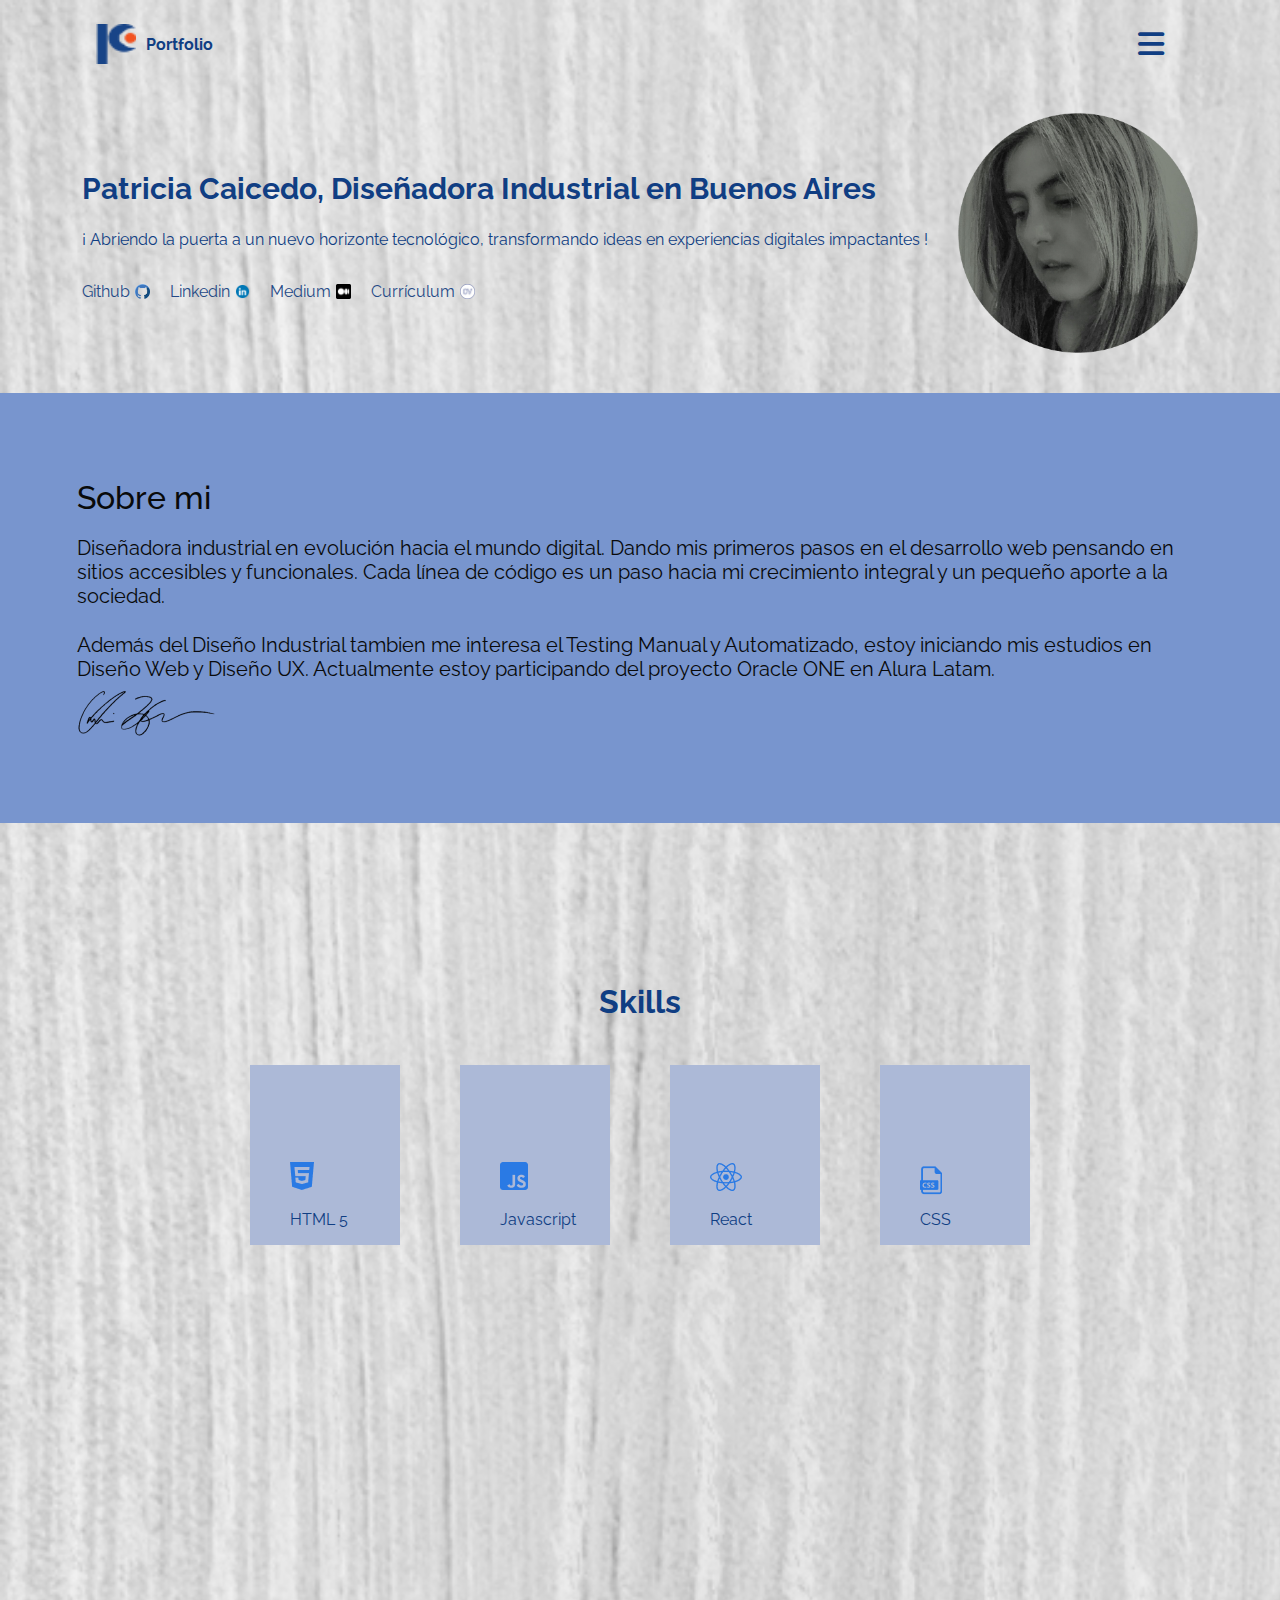
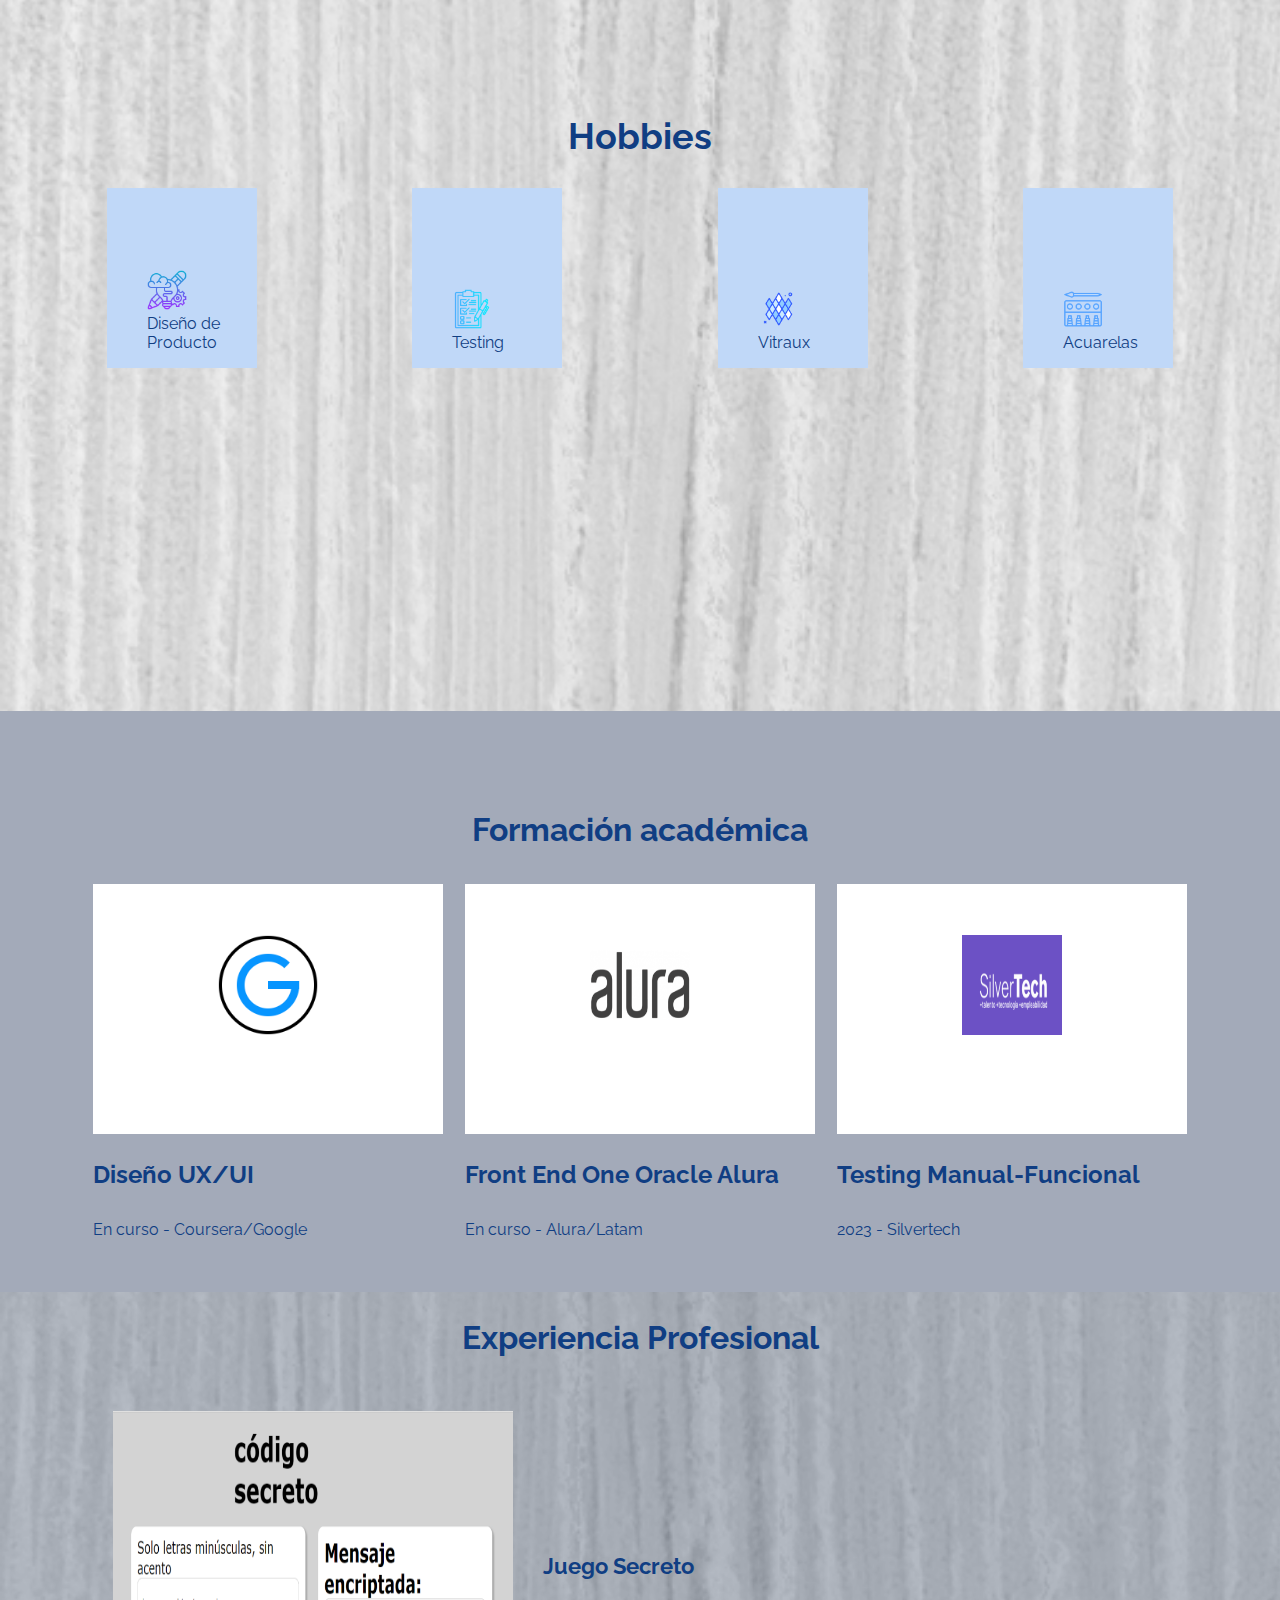
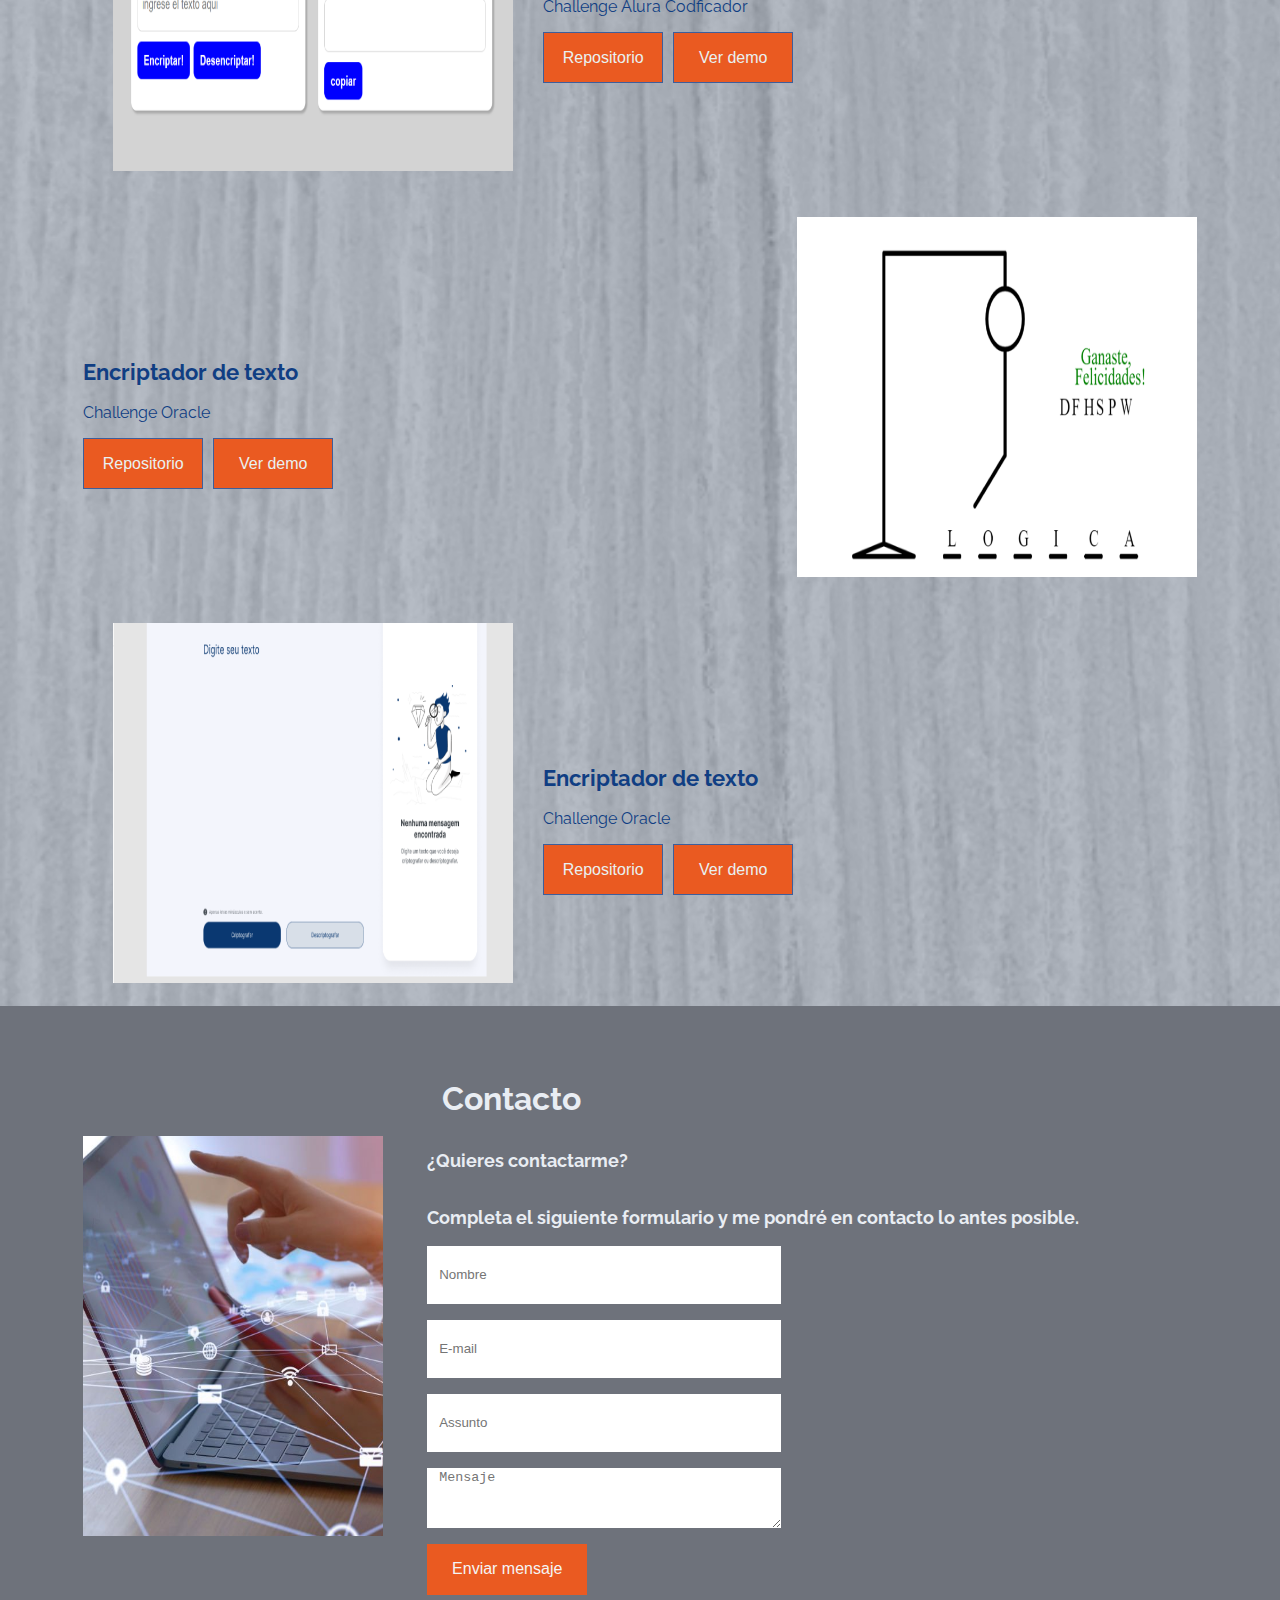
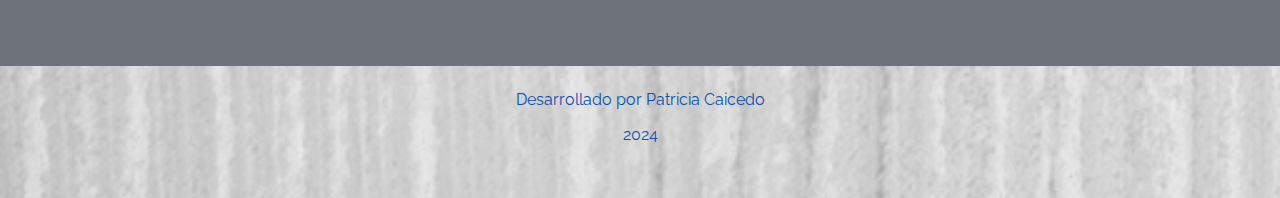
<file: index.html>
<!DOCTYPE html>
<html lang="es">

<head>
    <meta charset="UTF-8">
    <meta http-equiv="X-UA-Compatible" content="IE=edge">
    <meta name="viewport" content="width=device-width, initial-scale=1.0">

    <!-- Referencia de la hoja de estilo de Css -->
    <link rel="stylesheet" href="style.css">
    <link rel="preconnect" href="https://fonts.googleapis.com">
    <link rel="preconnect" href="https://fonts.gstatic.com" crossorigin>
    <!-- Fuentes del Proyecto -->
    <link href="https://fonts.googleapis.com/css2?family=Raleway:wght@500&display=swap" rel="stylesheet">
    <link rel="stylesheet" href="https://cdnjs.cloudflare.com/ajax/libs/font-awesome/6.0.0-beta3/css/all.min.css">
    <title>Portafolio Patricia Caicedo</title>
</head>

<body>
    <body class="fondo">
        <!-- Sección del Menú  -->
    <div class="tudo">
        <section class="menu">
            <header class="menu__header">
                <img class="menu__logo" src="assets\vector.png">
                <h3 class="menu__title">Portfolio</h3>
                <!-- Icono de menú para dispositivos móviles -->
                <div class="menu__toggle">
                    <i class="fas fa-bars" onclick="toggleMenu()"></i>
                </div>

                <nav class="menu__nav">
                    <ul class="menu__list">
                        <li class="menu__list__item"><a href="#sobre-mi">Sobre mi</a></li>
                        <li class="menu__list__item"><a href="#skills">Skills</a></li>
                        <li class="menu__list__item"><a href="#hobbies">Hobbies</a></li>
                        <li class="menu__list__item"><a href="#formacion">Formación</a></li>
                        <li class="menu__list__item"><a href="#xp">Proyectos</a></li>
                        <li class="menu__list__item-contacto"><a href="#contacto">Contacto</a></li>
                    </ul>
                </nav>

            </header>
        </section>

        <!-- Sección del Header/Title/Hero -->
        <section class="title">
            <div class="title__div">
                <img class="title__profile" src="assets\profile.png">
                <div class="title__container">
                    <h2 class="title__bio">Patricia Caicedo, Diseñadora Industrial en Buenos Aires</h2>
                    <h3 class="title__subsection">¡ Abriendo la puerta a un nuevo horizonte tecnológico, transformando ideas en experiencias digitales impactantes !</h3>
                    <ul class="title__network">
                        <!-- Pon los enlaces de tus redes sociales favoritas -->
                        <li class="title__network__item"><a href="https://github.com/patriciacaicedo/Challenge-1-Porfolio-Alura-Oracle-One" target="_blank">Github <img src="assets\Github.png"> </a></li>
                        <li class="title__network__item"><a href="https://www.linkedin.com/in/patricia-caicedo/" target="_blank">Linkedin <img src="assets\linkedin.png"></a></li>
                        <li class="title__network__item"><a href="https://medium.com/@trizzia8" target="_blank">Medium  <img src="assets\medium.png"></a></li>
                        <li class="title__network__item"><a href="Curriculum.html" target="_blank">Currículum <img src="assets\cv.png"></a></li>
                    </ul>
                </div>
            </div>
        </section>

        <!-- Sección sobre mi -->
        <section class="about" id="sobre-mi">
            <div class="about__container">
                <h3 class="about__title">Sobre mi</h3>
                <p class="about__paragraph">Diseñadora industrial en evolución hacia el mundo digital. Dando mis primeros pasos en el desarrollo web pensando en sitios accesibles y funcionales. Cada línea de código es un paso hacia mi crecimiento integral y un pequeño aporte a la sociedad.  </p>
                <p class="about__paragraph">Además del Diseño Industrial tambien me interesa el Testing Manual y Automatizado, estoy iniciando mis estudios en Diseño Web y Diseño UX. Actualmente estoy participando del proyecto Oracle ONE en Alura Latam.</p>
                <!-- Si quieres, pon tú firma acá! -->
                <img src="assets\signature.png">
            </div>
        </section>

        <!-- Sección de Skills -->
        <section class="skills" id="skills">
            <div class="skills__container">
                <h3 class="skills__title">Skills</h3>
                <div class="skills__line">
                    <div class="skills__box">
                        <ul>
                            <li class="skills__img"><img src="assets\htlm.png"></li>
                            <li class="skills__name"> HTML 5</li>
                        </ul>
                    </div>

                    <div class="skills__box">
                        <ul>
                            <li class="skills__img"> <img src="assets\js_icon.png" alt=""></li>
                            <li class="skills__name">Javascript</li>
                        </ul>
                    </div>
<!--
                    <div class="skills__box">
                        <ul>
                            <li class="skills__img"> <img src="assets\php_icon.png" alt=""></li>
                            <li class="skills__name">PHP</li>
                        </ul>
                    </div>

                    <div class="skills__box">
                        <ul>
                            <li class="skills__img"><img src="assets\nodejs_icon.png" alt=""></li>
                            <li class="skills__name">Node JS</li>
                        </ul>
                    </div>
-->
                    <div class="skills__box">
                        <ul>
                            <li class="skills__img"> <img src="assets\react_icon.png" alt=""> </li>
                            <li class="skills__name">React</li>
                        </ul>
                    </div>

                    <div class="skills__box">
                        <ul>
                            <li class="skills__img"> <img src="assets\css_icon.png" alt=""> </li>
                            <li class="skills__name">CSS</li>
                        </ul>
                    </div>
                </div>
            </div>
        </section>

        <!-- Sección de Hobbies -->
        <section class="hobbies" id="hobbies">
            <div class="hobbies__container">
                <h3 class="hobbies__title">Hobbies</h3>
                <div class="hobbies__line">
                    <div class="hobbies__box">
                        <ul>
                            <li class="hobbies__img"><img src="assets\diseno.png"></li>
                            <li class="hobbies__name"> Diseño de Producto</li>
                        </ul>
                    </div>

                    <div class="hobbies__box">
                        <ul>
                            <li class="hobbies__img"> <img src="assets\prueba.png" alt=""></li>
                            <li class="hobbies__name">Testing</li>
                        </ul>
                    </div>

                    <div class="hobbies__box">
                        <ul>
                            <li class="hobbies__img"> <img src="assets\vitro.png" alt=""></li>
                            <li class="hobbies__name">Vitraux</li>
                        </ul>
                    </div>

                    <div class="hobbies__box">
                        <ul>
                            <li class="hobbies__img"><img src="assets\acuarela.png" alt=""></li>
                            <li class="hobbies__name">Acuarelas</li>
                        </ul>
                    </div>
<!--
                    <div class="hobbies__box">
                        <ul>
                            <li class="hobbies__img"> <img src="assets\forkspoon_icon.png" alt=""> </li>
                            <li class="hobbies__name">Cocinar</li>
                        </ul>
                    </div>

                    <div class="hobbies__box">
                        <ul>
                            <li class="hobbies__img"> <img src="assets\camera_icon.png" alt=""> </li>
                            <li class="hobbies__name">Tomar fotos</li>
                        </ul>
                    </div>-->
                </div>
            </div>
        </section>

        <!-- Sección de Formación académica -->
        <section class="academic" id="formacion">
            <div class=" academic__container">
                <h2 class="academic__title">Formación académica</h2>
                <div class="academic__courses">
                    <div class="academic__courses__box">
                        <ul class="academic__courses__list">
                            <!-- Pon el logotipo de la institución de formación -->
                            <div class="academic__courses__item">
                                <li class="academic__courses__item__img"><img src="assets\Google.png"></li>
                            </div>
                            <div class="academic__courses__item__datos">
                                <li class="academic__courses__item__title">
                                    <h4>Diseño UX/UI</h4>
                                </li>
                                <li class="academic__courses__item__subtitle">
                                    <p>En curso - Coursera/Google</p>
                                </li>
                            </div>
                        </ul>
                    </div>
                    <div class="academic__courses__box">
                        <ul class="academic__courses__list">
                            <!--Pon el logotipo de la institución de formación -->
                            <div class="academic__courses__item">
                                <li class="academic__courses__item__img"><img src="assets\alura_logo.png"></li>
                            </div>
                            <div class="academic__courses__item__datos">
                                <li class="academic__courses__item__title">
                                    <h4>Front End One Oracle Alura</h4>
                                </li>
                                <li class="academic__courses__item__subtitle">
                                    <p>En curso - Alura/Latam</p>
                                </li>
                            </div>
                        </ul>
                    </div>
                    <div class="academic__courses__box">
                        <ul class="academic__courses__list">
                            <!-- Pon el logotipo de la institución de formación -->
                            <div class="academic__courses__item">
                                <li class="academic__courses__item__img"><img src="assets\silvertech.png"></li>
                            </div>
                            <div class="academic__courses__item__datos">
                                <li class="academic__courses__item__title">
                                    <h4>Testing Manual-Funcional</h4>
                                </li>
                                <li class="academic__courses__item__subtitle">
                                    <p>2023 - Silvertech</p>
                                </li>
                            </div>
                        </ul>
                    </div>
                </div>
            </div>
        </section>

        <!-- Sección de Experiencia Profesional/Proyectos-->
        <section class="experience" id="xp">
            <div class="container">
                <h2 class="experience__section__title">Experiencia Profesional</h2>
                <div class="experience__box">
                    <!-- Pon el logotipo/captura de pantalla de tu proyecto -->
                    <img class="experience__img" src="assets\decod_print.png">

                    <div class="experience__info-container">
                        <h2 class="experience__title">Juego Secreto</h2>
                        <h3 class="experience__text">Challenge Alura Codficador </h3>

                        <div class="experience__description">
                            <!-- Pon el enlace del proyecto en Github o GithubPages -->
                            <span class="experience__repo">
                                <a href="https://github.com/alura-challenges/challenge-one-juego-ahorcado">
                                    <button class="experiencia__botao--repo">Repositorio</button>
                                </a>
                            </span>
                            <span class="experience__demo">
                                <a href="#">
                                    <button class="experience__botao--demo">Ver demo</button>
                                </a>
                            </span>
                        </div>
                    </div>
                </div>

                <div class="experience__box">
                    <!-- Pon el logotipo/captura de pantalla de tu proyecto -->
                    <img class="experience__img" src="assets\forca_print.png">
                    <div class="experience__info-container">
                        <h2 class="experience__title">Encriptador de texto</h2>
                        <h3 class="experience__text">Challenge Oracle </h3>
                        <div class="experience__description">
                            <!-- Pon el enlace del proyecto en Github o GithubPages -->
                            <span class="experience__repo"><a
                                    href="https://github.com/alura-challenges/challenge-one-encriptador-latam"><button
                                        class="experiencia__botao--repo">Repositorio</button></a></span>
                            <span class="experience__demo"><a href=""><button class="experience__botao--demo">Ver
                                        demo</button></a></span>
                        </div>
                    </div>
                </div>

                <div class="experience__box">
                    <!-- Pon el logotipo/captura de pantalla de tu proyecto -->
                    <img class="experience__img" src="assets\secretcode_print.png">
                    <div class="experience__info-container">
                        <h2 class="experience__title">Encriptador de texto</h2>
                        <h3 class="experience__text">Challenge Oracle </h3>
                        <div class="experience__description">
                            <!-- Pon el enlace del proyecto en Github o GithubPages -->
                            <span class="experience__repo"><a
                                    href="https://github.com/alura-challenges/challenge-one-encriptador-latam"><button
                                        class="experiencia__botao--repo">Repositorio</button></a></span>
                            <span class="experience__demo"><a href=""><button class="experience__botao--demo">Ver
                                        demo</button></a></span>
                        </div>
                    </div>
                </div>
<!--
                <div class="experience__box">
                    <img class="experience__img" src="assets\forca2_print.png">
                    <div class="experience__info-container">
                        <h2 class="experience__title">Juego creado con HTML, CSS y
                            JavaScript</h2>
                        <h3 class="experience__text">Challenge Oracle </h3>
                        <div class="experience__description">
                            <!-- Pon el enlace del proyecto en Github o GithubPages -->
                            <!--<span class="experience__repo"><a
                                    href="https://github.com/alura-challenges/challenge-one-juego-ahorcado"><button
                                        class="experiencia__botao--repo">Repositório</button></a></span>
                            <span class="experience__demo"><a href=""><button class="experience__botao--demo">Ver
                                        demo</button></a></span>
                        </div>
                    </div>
                </div> -->
            </div>
        </section>

        <!-- Sección de Contacto -->
        <section class="formcontato" id="contacto">
            <div class="formcontato__contacto">
                <div class="formcontato--box">
                    <img class="formcontato__img" src="assets\contact_image.png">
                </div>
                <div class="formcontato__text">
                    <h2 class="formcontato__title">Contacto</h2>
                    <h3 class="formcontato__subtext">¿Quieres contactarme?</h3>
                    <h3 class="formcontato__subtext">Completa el siguiente formulario y me pondré en contacto lo antes posible. </h3>
                    <form class="formcontato__form" name="form">
                        <input class="formcontato__input" type="text" name="nombre" placeholder="Nombre">
                        <input class="formcontato__input" type="email" name="email" placeholder="E-mail">
                        <input class="formcontato__input" type="text" name="asunto" placeholder="Assunto">
                        <textarea class="formcontato__textarea" rows="5" cols="40" id="mensagem" name="mensaje"
                            placeholder="Mensaje"></textarea>
                        <button type="submit" class="formcontato__botao">Enviar mensaje</button>
                    </form>
                </div>
            </div>
        </section>

        <!-- Sección de Footer -->
        <section class="footer">
            <div class="footer__rodape">
                <p>Desarrollado por Patricia Caicedo</p>
                <p>2024</p>
            </div>
        </section>
    </div>
    <!-- Script del documento JavaScript -->
    <script src="validacion.js"></script>
    
</body>
</html>
</file>
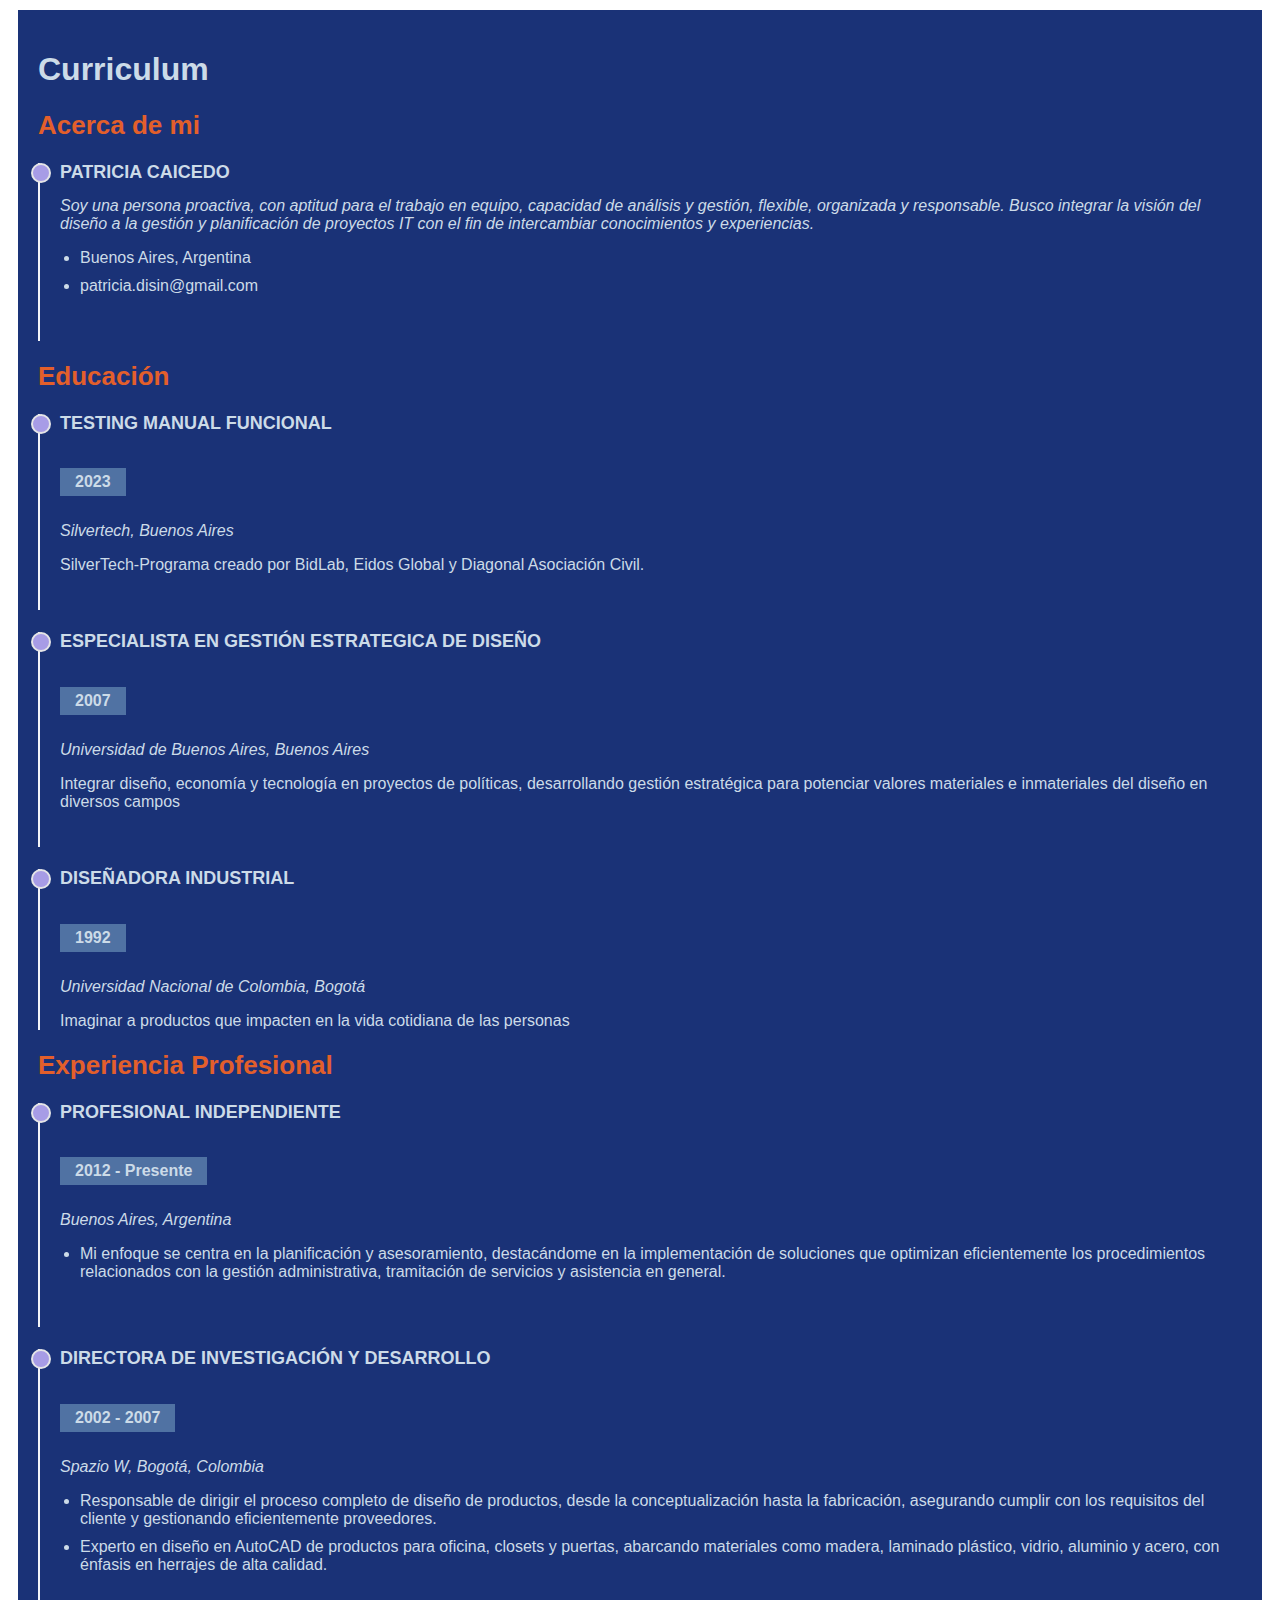
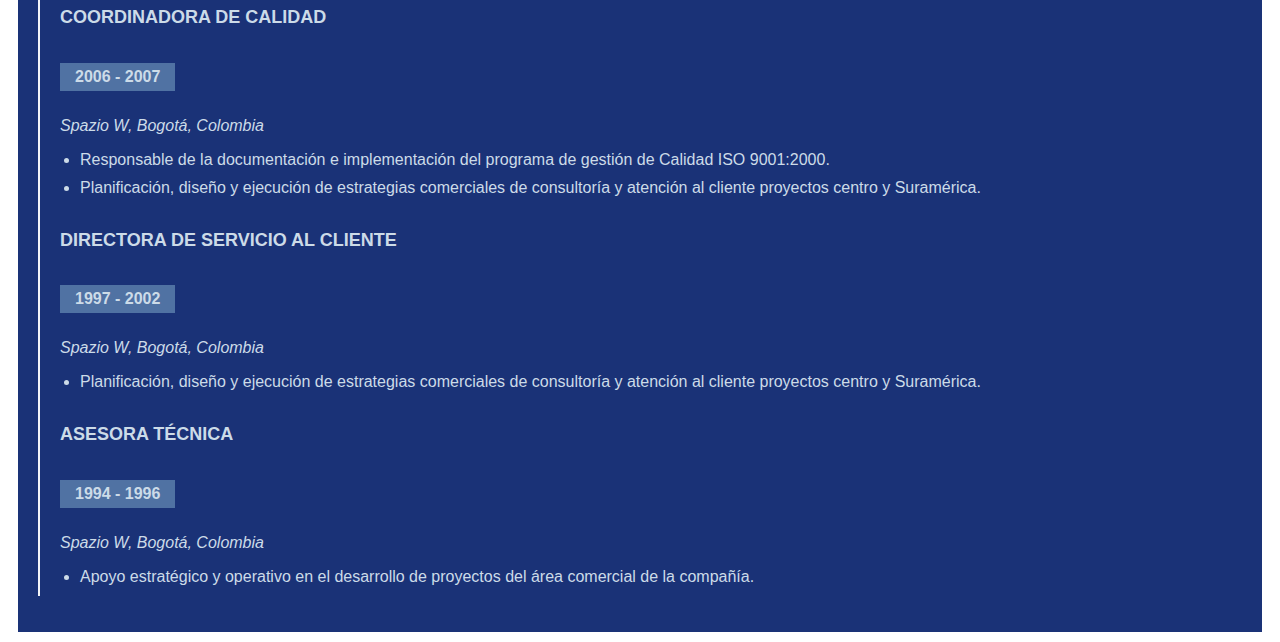
<file: Curriculum.html>
<!DOCTYPE html>
<html lang="en">
<head>
    <meta charset="UTF-8">
    <meta name="viewport" content="width=device-width, initial-scale=1.0">
    <title>Curriculum</title>
     <!-- Template Main CSS File -->
  <link href="Curriculum.css" rel="stylesheet">
  
</head>

   <!-- ======= Seccion Curriculum ======= -->

<body>
  <div class="Curriculumgeneral">
   <seccion id="curriculum" class="curriculum">
    
    <div class="container">
      <div class="curriculum">
        <h1><strong>Curriculum</strong></h1>
      </div>
      <div class="columna1">
              <h3 class="curriculum-titulo">Acerca de mi</h3>
            <div class="curriculum-item">
              <h4>Patricia Caicedo</h4>
              <p><em>Soy una persona proactiva, con aptitud para el trabajo en equipo, capacidad de análisis y gestión, flexible, organizada y responsable. 
              Busco integrar la visión del diseño a la gestión y planificación de proyectos IT con el fin de intercambiar conocimientos y experiencias.
              </em></p>
              <p>
              <ul>
              <li>Buenos Aires, Argentina</li>
              <li>patricia.disin@gmail.com</li>
              </ul>
              </p>
            </div>
          <h3 class="curriculum-titulo">Educación</h3>
          <div class="curriculum-item">
            <h4>Testing Manual Funcional</h4>
            <h5>2023</h5>
            <p><em>Silvertech, Buenos Aires</em></p>
            <p>SilverTech-Programa creado por BidLab, Eidos Global y Diagonal Asociación Civil.</p>
          </div>
          <div class="curriculum-item">
            <h4>Especialista en Gestión Estrategica de diseño</h4>
            <h5>2007</h5>
            <p><em>Universidad de Buenos Aires, Buenos Aires</em></p>
            <p>Integrar diseño, economía y tecnología en proyectos de políticas, desarrollando gestión estratégica para potenciar valores materiales e inmateriales del diseño en diversos campos</p>
          </div>
          <div class="curriculum-item">
            <h4>Diseñadora Industrial</h4>
            <h5>1992</h5>
            <p><em>Universidad Nacional de Colombia, Bogotá</em></p>
            <p>Imaginar a productos que impacten en la vida cotidiana de las personas</p>
          </div>
        </div>
    
        <div class="columna2">
            <h3 class="curriculum-titulo">Experiencia Profesional</h3>
          <div class="curriculum-item">
            <h4>Profesional Independiente</h4>
            <h5>2012 - Presente</h5>
            <p><em>Buenos Aires, Argentina </em></p>
            <p>
            <ul>
            <li>Mi enfoque se centra en la planificación y asesoramiento, destacándome en la implementación de soluciones que optimizan eficientemente los procedimientos relacionados con la gestión administrativa, tramitación de servicios y asistencia en general.</li>
            </ul>
            </p>
            </div>
          <div class="curriculum-item">
            <h4>Directora de Investigación y Desarrollo</h4>
            <h5>2002 - 2007</h5>
            <p><em>Spazio W, Bogotá, Colombia</em></p>
            <p>
            <ul>
            <li>Responsable de dirigir el proceso completo de diseño de productos, desde la conceptualización hasta la fabricación, asegurando cumplir con los requisitos del cliente y gestionando eficientemente proveedores.</li>
            <li>Experto en diseño en AutoCAD de productos para oficina, closets y puertas, abarcando materiales como madera, laminado plástico, vidrio, aluminio y acero, con énfasis en herrajes de alta calidad.</li>
            </ul>
            </p>
            <h4>Coordinadora de Calidad</h4>
            <h5>2006 - 2007</h5>
            <p><em>Spazio W, Bogotá, Colombia</em></p>
            <p>
            <ul>
            <li>Responsable de la documentación e implementación del programa de gestión de Calidad ISO 9001:2000.</li>
            <li>Planificación, diseño y ejecución de estrategias comerciales  de consultoría y atención al cliente proyectos centro y Suramérica.</li>
            </ul>
            </p>
            <h4>Directora de Servicio al Cliente</h4>
            <h5>1997 - 2002</h5>
            <p><em>Spazio W, Bogotá, Colombia</em></p>
            <p>
            <ul>
            <li>Planificación, diseño y ejecución de estrategias comerciales  de consultoría y atención al cliente proyectos centro y Suramérica.</li>
            </ul>
            </p>
            <h4>Asesora Técnica</h4>
            <h5>1994 - 1996</h5>
            <p><em>Spazio W, Bogotá, Colombia</em></p>
            <p>
            <ul>
            <li> Apoyo estratégico y operativo en el desarrollo de proyectos  del área comercial de la compañía.</li>
            </ul>
            </p>
          </div>
        </div>
      </div>
    </div>
  </seccion>
</div>
</body>
</html>
</file>
<file: style.css>
/*--------------------------------------------------------------
# Portfolio
--------------------------------------------------------------*/
:root {
  /* Inserta la variable de los otros colores inspeccionando el exemplo de figma */
  /*Se esforce para trabalhar com variáveis, é uma dica profissional valiosa*/
  --cor-de-fundo: #dde8f5;
  /* --cor-de-first-section: #ffffff; */
  --cor-de-second-section: #7895CE;
  --cor-de-third-section:  #C0D8F8;
  --cor-de-fourth-section: #A3AAB9;
  --cor-de-fifth-section: #6E727B;
  --cor-de-sixth-section: #ffffff; 
  --cor-de-booton:  #ea5a21;
  --cor-de-border-booton: #3e5e9b;
  --cor-de-texto: #0a51ae;
  --cor-de-second-texto: #F5F5F5;
  --cor-de-third-texto: #222336;
  --cor-de-link: #244986;
  --cor-de-hover-menu: #ddd;
}

body {
  /*background-color: var(--cor-de-fundo);*/
  font-family: 'Raleway';
  color: #103e83;
  margin: 0;
  overflow-x: hidden;
    /* Esconde barra de rolagem horizontal */
  background-image: url("assets/fondo.jpg");
  background-size: cover;
}

ol,
ul,
li {
  list-style: none;
}

a {
  text-decoration: none;
  color: var(--cor-de-link);
}

/*Sección Menu*/

section.menu {
  width: 100%;
  display: flex;
  justify-content: center;
  /* Centra horizontalmente el contenido */
  align-items: center;
  /* Centra verticalmente el contenido */
}

.menu__header {
  width: 100%;
  /* Ocupa todo el ancho disponible del viewport */
  max-width: 85%;
  /* Ancho máximo permitido */
  height: 88px;
  display: flex;
  justify-content: center;
  /* Alinea los elementos del encabezado en los extremos */
  align-items: center;
  /* Centra verticalmente los elementos del encabezado */
  /* Añade espacio interno a los lados del encabezado */
  /*background: var(--cor-de-first-section); */
  /* Color de fondo del encabezado */
  margin-top: 0;
  /* Elimina el margen superior */
  padding: 0 20px;
  /* Añade espacio interno a los lados del encabezado */
  /* Centra y distribuye el espacio equitativamente */
  margin: 0;
  /* Centra el encabezado horizontalmente */
}

/* Estilo para el logo en el encabezado */
.menu__logo {
  width: 40px;
  /* Tamaño del logo */
  height: 40px;
  /* Mantiene la proporción del logo */
  margin-right: 10px;
  /* Margen derecho para separación */
}

.menu__title {
  margin-right: auto;
  font-size: 16px;
  font-weight: bold;
}

/* Estilo para el icono de menú */
.menu__toggle {
  display: none;
  /* Oculta el icono de menú */
  cursor: pointer;
  /* Cambia el cursor al pasar por encima */
}

/* Estilo para el icono de barras en el menú */
.menu__toggle i.fas.fa-bars {
  font-size: 30px;
  /* Cambia el tamaño del ícono de barras */
}


.menu__nav {
  display: block;
  /* Mostrar el menú en pantallas grandes por defecto */
}

/* Estilo para la lista barra horizontal del menú */
.menu__list {
  display: flex;
  align-items: center;
  /* Centra verticalmente los elementos de la lista del menú */
  margin-top: 10px;
  /* Margen superior para separación */
  font-size: 16px;
  font-size: medium;
  list-style-type: none;
}

/* Estilo para los elementos de la lista del menú */
.menu__list__item {
  margin-right: 30px;
}

/* Estilo para el elemento de contacto en la lista del menú */
.menu__list__item-contacto {
  margin-left: auto;
  /* Empuja el elemento de contacto hacia la derecha tanto como sea posible */
  font-weight: bold;
}

/* *Sección Título */
.title {
  display: flex;
  justify-content: center;
  /* Centra horizontalmente en el viewport */
  align-items: center;
  /* Centra verticalmente en el viewport */
  width: 100%;
  /* Ocupa todo el ancho disponible del viewport */
}

.title__div {
  width: 100%;
  /* Ancho máximo permitido */
  max-width: 88%;
  height: 368px;
  display: flex;
  justify-content: space-between;
  align-items: center;
  /*background: var(--cor-de-first-section); */
  margin-top: 20px;
  margin-bottom: 20px;
}

.title__profile {
  order: 2;
  /* Cambia el orden del elemento */
  width: 368px;
  /* Ancho de la imagen del perfil */
  height: 368px;
  /* Altura automática manteniendo la proporción */
  margin-left: 20px;
}

.title__container {
  order: 1;
  /* Cambia el orden del elemento */
  flex: 1;
  /* El contenido ocupará el espacio restante */
  /*background: var(--cor-de-first-section); */
  text-align: left;
}

.title__bio {
  font-size: 50px;
  font-weight: bold;
}

.title__subsection {
  font-size: 20px;
  margin-bottom: 16px;
  /* Margen inferior para separación */
  font-weight: normal;
}

.title__network {
  display: flex;
  justify-content: flex-start;
  align-items: center;
  list-style-type: none;
  padding: 0;
  margin-top: 30px;
}

.title__network__item a {
  text-decoration: none;
  color: var(--cor-de-link);
  /* Color del texto */
  display: flex;
  align-items: center;
  margin-right: 15px;
  font-size: 16px;
  font-weight: normal;
}
.title__network img {
  width: 15px;
  height: 15px;
  padding: 5px;
}

/* *Sección Sobre mí */
.about {
  background: var(--cor-de-second-section);
  display: flex;
  justify-content: center;
  /* Centra horizontalmente en el viewport */
  align-items: center;
  /* Centra verticalmente en el viewport */
  width: 100%;
  /* Ocupa todo el ancho disponible del viewport */
  margin-top: 15px;
}

.about__container {
  display: flex;
  flex-direction: column;
  /* Cambia a disposición en columna */
  justify-content: center;
  align-items: flex-start;
  /* Alinea los elementos a la izquierda */
  width: 100%;
  /* Ancho máximo permitido */
  max-width: 88%;
  height: 400px;
}

.about__title {
  font-size: 32px;
  font-weight: 500;
  color: #090a0a;
  margin-top: 30px;
  margin-bottom: 0px;
}

.about__paragraph {
  margin-bottom: 5px;
  text-align: left;
  /* Aplica justificación al texto */
  font-size: 20px;
    font-weight: normal;
    color: #090a0a;
}

/* *Sección Skills */
.skills {
  display: flex;
  justify-content: center;
  /* Centra horizontalmente en el viewport */
  align-items: center;
  /* Centra verticalmente en el viewport */
  width: 100%;
  /* Ocupa todo el ancho disponible del viewport */
  margin-bottom: 150px;
}

.skills__container {
  display: flex;
  flex-direction: column;
  /* Cambia la disposición a columna */
  justify-content: center;
  /* Centra verticalmente en el viewport */
  align-items: center;
  /* Centra horizontalmente */
  width: 100%;
  /* Ocupa todo el ancho disponible */
  max-width: 88%;
  /* Ancho máximo permitido */
  height: 244px;
  /* Usar altura completa del viewport */
  margin-top: 25px;
}

.skills__title {
  font-size: 32px;
  font-weight: bold;
  margin-bottom: 15px;
  /* Espaciado inferior */
  margin-top: 150px;
}

.skills__line {
  display: flex;
  justify-content: space-between;
  /* Distribuye los elementos con espacio proporcional */
  align-items: center;
  /* Centra verticalmente */
  flex-wrap: wrap;
  /* Permite que los elementos se envuelvan en varias líneas */
  width: 100%;
  /* Ocupa todo el ancho disponible */
  margin-right: 30px;
  margin-left: 30px;
}

.skills__box {
  display: flex;
  flex-direction: column;
  /* Cambia la disposición a columna */
  justify-content: flex-end;
  /* Alinea los elementos al final */
  align-items: flex-start;
  /* Alinea los elementos a la izquierda */
  width: 185px;
  height: 174px;
 background:  #acb9d7;
 margin-bottom: 10px;
}

.skills__img {
  width: 48px;
  height: 48px;
}

.skills__name {
  margin-top: auto;
  /* Mueve el nombre hacia la parte inferior */
}

/* *Sección Hobbies */
.hobbies {
  display: flex;
  justify-content: center;
  /* Centra horizontalmente en el viewport */
  align-items: center;
  /* Centra verticalmente en el viewport */
  width: 100%;
  /* Ocupa todo el ancho disponible del viewport */
  margin-top: 90px;
}

.hobbies__container {
  display: flex;
  flex-direction: column;
  /* Cambia la disposición a columna */
  justify-content: center;
  /* Centra verticalmente en el viewport */
  align-items: center;
  /* Centra horizontalmente */
  width: 100%;
  /* Ocupa todo el ancho disponible */
  max-width: 88%;
  /* Ancho máximo permitido */
  height: 400px;
  /* Usar altura completa del viewport */
  margin-top: 25px;
  margin-bottom: 50px;
}

.hobbies__title {
  font-size: 36px;
  font-weight: bold;
  margin-bottom: 1px;
  /* Espaciado inferior */
  margin-top: 15px;
}

.hobbies__line {
  display: flex;
  justify-content: space-between;
  /* Distribuye los elementos con espacio proporcional */
  align-items: center;
  /* Centra verticalmente */
  flex-wrap: wrap;
  /* Permite que los elementos se envuelvan en varias líneas */
  width: 100%;
  /* Ocupa todo el ancho disponible */
  margin-right: 20px;
  margin-left: 20px;
}

.hobbies__box {
  display: flex;
  flex-direction: column;
  /* Cambia la disposición a columna */
  justify-content: flex-end;
  /* Alinea los elementos al final */
  align-items: flex-start;
  /* Alinea los elementos a la izquierda */
  width: 185px;
  height: 174px;
  background: var(--cor-de-third-section);
  margin-bottom: 10px;
}

.hobbies__img img {
  max-width: 40px; 
  max-height: 40px; 
}

.hobbies__name {
  margin-top: auto;
  /*background: var(--cor-de-third-section);*/
}

/* *Sección Formación Académica */
.academic {
  display: flex;
  justify-content: center;
  /* Centra verticalmente en el viewport */
  align-items: center;
  /* Centra horizontalmente */
  width: 100%;
  /* Ocupa todo el ancho disponible */
  background: var(--cor-de-fourth-section);
  height: 581px;
  /* Usar altura completa del viewport */
}

.academic__container {
  display: flex;
  flex-direction: column;
  /* Cambia la disposición a columna */
  justify-content: center;
  /* Centra verticalmente en el viewport */
  align-items: center;
  /* Centra horizontalmente */
  width: 100%;
  /* Ocupa todo el ancho disponible */
  height: 540px;
  /* Usar altura completa del viewport */
  margin-bottom: 75px;
}

.academic__title {
  font-size: 36px;
  font-weight: bold;
}

.academic__courses {
  display: flex;
  justify-content: space-between;
  align-items: center;
  width: 100%;
  /* Ocupa todo el ancho disponible */
  max-width: 87%;
}

.academic__courses__box {
  display: flex;
  flex-direction: column;
  /* Cambia la disposición a columna */
  justify-content: center;
  /* Alinea los elementos al final */
  align-items: flex-start;
  /* Alinea los elementos a la izquierda */
  width: 368px;
  background: var(--cor-de-sixth-section);
  height: 280px;
  padding: 0;
  margin-top: 0;
}

.academic__courses__list {
  display: flex;
  flex-direction: column;
  justify-content: center;
  /* Distribuye los elementos uniformemente */
  align-items: flex-start;
  /* Alinea los elementos a la izquierda */
  width: 100%;
  padding: 0;
}

.academic__courses__item {
  display: flex;
  justify-content: center;
  align-items: center;
  /* Centra verticalmente el contenido */
  width: 100%;
  height: 135px;
  margin-top: 155px;
  margin-bottom: 75px;
}

.academic__courses__item__img img{
  width: 100px; /* La imagen no se ampliará más allá de 300px de ancho */
  height: 100px; /* La imagen no se ampliará más allá de 200px de altura */
  display: flex;
  justify-content: center;
  /* Centra horizontalmente la imagen */
  align-items: flex-end;
  /* Centra verticalmente la imagen */
}


.academic__courses__item__title {
  font-size: 24px;
  font-weight: bold;
}

.academic__courses__item__subtitle {
  font-size: 16px;
  font-weight: normal;
  margin: 0;
  /* Establece margen a cero para eliminar cualquier espacio adicional */
}

/* *Sección Experiencia Profesional */

.experience {
  display: flex;
  flex-direction: column;
  /* Cambia la disposición a columna */
  justify-content: center;
  /* Alinear los elementos a la izquierda */
  align-items: center;
  /* Centra los elementos verticalmente */
  width: 100%;
  background: #384b684e;
  /* Ocupa todo el ancho disponible del viewport */
}

.container {
  width: 100%;
  /* Ocupa todo el ancho disponible del viewport */
  max-width: 87%;
  /* Ancho máximo permitido */
}

.experience__section__title {
  text-align: center;
  /* Centra el título */
  font-size: 32px;
  font-weight: bold;
  margin-bottom: 32px;
  /* Espaciado inferior */
}

.experience__box {
  display: flex;
  flex-direction: row;
  /* Cambia la disposición a fila */
  justify-content: center;
  /* Centra horizontalmente */
  align-items: center;
  /* Centra verticalmente */
  height: 406px;
}

.experience__img {
  width: 752px;
  height: 406px;
  margin: 0 30px 0 0;
  /* Margen derecho para separación */
}

.experience__info-container {
  flex: 1;
  /* El contenido ocupará el espacio restante */
  width: 368px;
  height: 112px;
}

.experience__title {
  font-size: 22px;
  font-weight: bold;
}

.experience__text {
  font-size: 16px;
  font-weight: normal;
}

.experience__description {
  display: flex;
  flex-direction: row;
  align-items: flex-start;
  /* Alinear los elementos a la izquierda */
  width: 100%;
}

/* Estilos para los botones (repositorio y demo) */
.experience__repo,
.experience__demo {
  font-size: 16px;
  font-weight: normal;
}

.experiencia__botao--repo,
.experience__botao--demo,
button {
  width: 120px;
  height: 51px;
  border: 1px solid var(--cor-de-border-booton);
    background: var(--cor-de-booton);
    color: #e9f1f1;
  cursor: pointer;
  font-size: 16px;
  margin-right: 10px;
}

.experiencia__botao--repo {
  color: var(--cor-de-third-texto);
  color: #e9f1f1;
}

.experiencia__botao--repo:hover,
.experience__botao--demo:hover {
  background: var(--cor-de-first-section);
  /* Cambia el color de fondo al pasar el cursor sobre el botón */
  color: var(--cor-de-texto);
  border: 1px solid var(--cor-de-border-booton);
}

/* *Sección Contacto */

section.formcontato {
  display: flex;
  justify-content: center;
  /* Centra horizontalmente */
  align-items: center;
  /* Centra verticalmente */
  flex-direction: column;
  /* Cambia la disposición a columna */
  width: 100%;
  /* Ocupa todo el ancho disponible del viewport */
  background: var(--cor-de-fifth-section);
  color: #e9edf3;
}

.formcontato__contacto {
  display: flex;
  justify-content: space-between;
  /* Espacio entre la imagen y el texto */
  align-items: center;
  /* Centra verticalmente */
  width: 100%;
  /* Ancho máximo permitido */
  max-width: 87%;
  height: 660px;
}

.formcontato--box {
  display: flex;
  justify-content: center;
  /* Centra horizontalmente */
  align-items: center;
  /* Centra verticalmente */
  height: 660px;
}

.formcontato__img {
  width: 500px;
  height: 593px;
  margin-right: 24px;
}

.formcontato__text {
  flex: 1;
  /* El contenido ocupará el espacio restante */
  text-align: left;
  margin-left: 20px;
  width: 660px;
  height: 559px;
  /* Cambia la altura a automática para que se ajuste al contenido */
  display: flex;
  flex-direction: column;
  /* Cambia la disposición a columna para apilar los elementos */
  justify-content: center;
  /* Centra verticalmente el contenido */
  align-items: flex-start;
  /* Alinea los elementos a la izquierda */
  padding: 0 20px 20px 0;
  /* Añade espacio interno */
}

.formcontato__title {
  font-size: 32px;
  font-weight: bold;
  margin: 15px;
  margin-top: 23px;
}

.formcontato__subtext {
  font-size: 18px;

}

.formcontato__form {
  display: flex;
  flex-direction: column;
  /* Cambia la disposición a columna para apilar los elementos */
}

.formcontato__input,
.formcontato__textarea {
  width: 656px;
  height: 56px;
  margin-bottom: 16px;
  border: none;
}

.formcontato__textarea {
  height: 133px;
}

.formcontato__botao {
  width: 160px;
  height: 51px;
  font-size: 16px;
  font-weight: normal;
  background: var(--cor-de-booton);
  color: var(--cor-de-second-texto);
  border: none;
  cursor: pointer;
}

.formcontato__input::placeholder,
.formcontato__textarea::placeholder {
  padding-left: 10px;
  /* Agrega padding izquierdo al placeholder */
}

/* *Sección Footer */
.footer {
  height: 102px;
  font-size: 16px;
  font-weight: medium;
  text-align: center;
  background: var(--cor-de-first-section);
  display: flex;
  justify-content: center;
  align-items: center;
  margin-bottom: 30px;
  color: var(--cor-de-texto)
}


/* *** Estilos para dispositivos con ancho mínimo de 1290px *** */
@media screen and (min-width: 1290px) and (max-width: 1339px) {

  /* Estilo para el icono de menú */
  .menu__toggle {
      margin-right: 20px;
  }

  /* Estilo para el menú de navegación */
  .menu__nav {
      display: none;
      width: 25%;
      position: absolute;
      top: 90px;
      right: 0;
      background: var(--cor-de-fundo);
      padding: 20px 20px 0 20px;
      box-shadow: 0 2px 5px rgba(0, 0, 0, 0.2);
      z-index: 1;
  }

  /* Estilo para la lista de elementos del menú */
  .menu__list {
      display: flex;
      justify-content: flex-start;
      flex-direction: column;
      padding: 0;
      list-style-type: none;
      align-items: flex-start;
      /* Alinear los elementos a la izquierda */
  }

  .menu__list__item,
  .menu__list__item__contato {
      margin-bottom: 5px;
      align-self: flex-start;
      /* Alinear cada elemento a la izquierda */
      width: 100%;
      /* Ocupar todo el ancho disponible */
      transition: background-color 0.3s ease;
      /* Transición para cambiar el color de fondo */
      height: 15px;
      padding: 8px;
      /* Ajustar el padding para aumentar el tamaño del área de clic */
      height: auto;
  }

  .menu__list__item:hover,
  .menu__list__item__contato:hover {
      background: var(--cor-de-hover-menu);
      /* Cambiar color de fondo en hover */
      border-radius: 5px;
  }

  /* Mostrar el menú principal cuando tiene la clase 'show' */
  .menu__nav.show {
      display: block;
  }

  /* *Sección Título */
  .title__div {
      width: 100px;
      height: 250px;
      display: flex;
      justify-content: center;
      align-items: center;
      /* background: var(--cor-de-first-section); */
      margin-top: 20px;
      margin-bottom: 20px;
      padding-left: 30px;
      padding-right: 30px;
  }

  .title__profile {
      order: 2;
      /* Cambia el orden del elemento */
      width: 240px;
      /* Ancho de la imagen del perfil */
      height: 240px;
      /* Altura automática manteniendo la proporción */
      margin-left: 20px;
      margin-right: 10px;
  }

  .title__bio {
      font-size: 30px;
      font-weight: bold;
  }

  .title__subsection {
      font-size: 16px;
      margin-bottom: 16px;
      font-weight: normal;
  }

  /* *Sección Sobre mí */
  .about {
      background: var(--cor-de-second-section);
      display: flex;
      justify-content: center;
      align-items: center;
      width: 100%;
      height: 275px;
      padding-bottom: 30px;
      margin-bottom: 10%;
  }

  /* *Sección Skills */
  .skills {
      display: flex;
      justify-content: flex-end;
      align-items: center;
      width: 100%;
      padding-top: 30px;
      height: 40%;
      padding-bottom: 30px;
      margin-bottom: 15%;
  }

  .skills__line {
      justify-content: center;
  }

  .skills__box {
      width: 150px;
      height: 180px;
      margin: 30px;
  }

  /* *Sección Hobbies */
  .hobbies {
      display: flex;
      justify-content: flex-end;
      align-items: center;
      width: 100%;
      padding-top: 30px;
      height: 390px;
      padding-bottom: 10px;
      margin-bottom: 8%;
  }

  .hobbies__line {
      justify-content: center;
  }

  .hobbies__box {
      width: 150px;
      height: 180px;
      margin: 30px;
  }

  .experience__box {
      padding-top: 20px;
      margin-bottom: 20px;
  }
}

/* Estilos para dispositivos con ancho minimo 800px */
@media screen and (min-width: 800px) and (max-width: 1290px) {

  /* Estilo para el icono de menú */
  .menu__toggle {
      margin-right: 20px;
      display: block;
      /* Asegurar que el icono sea visible */
  }

  /* Estilo para el menú de navegación */
  .menu__nav {
      display: none;
      /* Ocultar el menú principal por defecto en dispositivos pequeños */
      width: 25%;
      /* Ocupar todo el ancho disponible */
      position: absolute;
      /* Posicionar de manera absoluta */
      top: 90px;
      /* Distancia desde la parte superior */
      right: 0;
      /* Pegar al borde derecho */
      background: var(--cor-de-fundo);
      /* Color de fondo */
      padding: 20px;
      /* Espaciado interno */
      box-shadow: 0 2px 5px #27254733;
      /* Sombra */
      z-index: 1;
  }

  /* Estilo para la lista de elementos del menú */
  .menu__list {
      display: flex;
      justify-content: flex-start;
      flex-direction: column;
      padding: 0;
      list-style-type: none;
      align-items: flex-start;
      /* Alinear los elementos a la izquierda */
  }

  .menu__list__item,
  .menu__list__item__contato {
      margin-bottom: 5px;
      align-self: flex-start;
      /* Alinear cada elemento a la izquierda */
      width: 100%;
      /* Ocupar todo el ancho disponible */
      transition: background-color 0.3s ease;
      /* Transición para cambiar el color de fondo */
      height: 15px;
      padding: 8px;
      /* Ajustar el padding para aumentar el tamaño del área de clic */
      height: auto;
      /* Ajustar la altura automáticamente según el contenido */
  }

  .menu__list__item:hover,
  .menu__list__item__contato:hover {
     background: var(--cor-de-hover-menu); 
      border-radius: 5px;

  }

  /* Mostrar el menú principal cuando tiene la clase 'show' */
  .menu__nav.show {
      display: block;
  }

  /* *Sección Título */
  .title__div {
      width: 100%;
      /* Ancho máximo permitido */
      max-width: 88%;
      height: 250px;
      display: flex;
      justify-content: space-between;
      align-items: center;
      /* background: var(--cor-de-first-section); */
      margin-top: 20px;
      margin-bottom: 20px;
      padding-left: 10px;
  }

  .title__profile {
      order: 2;
      /* Cambia el orden del elemento */
      width: 240px;
      /* Ancho de la imagen del perfil */
      height: 240px;
      /* Altura automática manteniendo la proporción */
      margin-left: 20px;
      margin-right: 10px;
  }

  .title__bio {
      font-size: 30px;
      font-weight: bold;
  }

  .title__subsection {
      font-size: 16px;
      margin-bottom: 16px;
      /* Margen inferior para separación */
      font-weight: normal;
  }

  /* *Sección Sobre mí */
  .about {
      padding-bottom: 30px;
      margin-bottom: 5%;
  }

  /* *Sección Skills */
  .skills {
      padding-top: 20px;
      margin-bottom: 35%;
  }

  .skills__line {
      justify-content: center;
      /* Centra los elementos en una línea */
  }

  .skills__box {
      width: 150px;
      /* Reducir el ancho del cuadro */
      height: 180px;
      /* Reducir la altura del cuadro */
      margin: 30px;
  }

  /* *Sección Academic */
  .academic__title {
      font-size: 32px;
      font-weight: bold;
  }

  .academic__courses__box {
      width: 350px;
      /* Reducir el ancho del cuadro */
      height: 250px;
      /* Reducir la altura del cuadro */
      margin: 10px;
  }

  /* *Sección Hobbies */
  .hobbies {
      padding-bottom: 20px;
      margin-bottom: 15%;
  }

  .hobbies__box {
      width: 150px;
      /* Reducir el ancho del cuadro */
      height: 180px;
      /* Reducir la altura del cuadro */
      margin: 30px;
  }

  /* *Sección Experiencia */
  .experience__img {
      width: 400px;
      height: 360px;
      margin: 0 30px 0 30px;
      /* Margen derecho para separación */
  }

  /* *Sección Formulario de Contacto */
  .formcontato__img {
      width: 300px;
      height: 400px;
  }

  .formcontato__input,
  .formcontato__textarea {
      width: 350px;
      height: 56px;
      margin-bottom: 16px;
      border: none;
  }
}



/* *** Estilos para dispositivos con ancho minimo 800px *** */
@media screen and (min-width: 625px) and (max-width: 800px) {

  /* Estilo para el icono de menú */
  .menu__toggle {
      margin-right: 20px;
  }

  /* Estilo para el menú de navegación */
  .menu__nav {
      display: none;
      width: 25%;
      position: absolute;
      top: 90px;
      right: 0;
      background: var(--cor-de-fundo);
      padding: 20px 20px 0 20px;
      box-shadow: 0 2px 5px rgba(123, 166, 225, 0.2);
      z-index: 1;
  }

  /* Estilo para la lista de elementos del menú */
  .menu__list {
      display: flex;
      justify-content: flex-start;
      flex-direction: column;
      padding: 0;
      list-style-type: none;
      align-items: flex-start;
      /* Alinear los elementos a la izquierda */
  }

  .menu__list__item,
  .menu__list__item__contato {
      margin-bottom: 5px;
      align-self: flex-start;
      /* Alinear cada elemento a la izquierda */
      width: 100%;
      /* Ocupar todo el ancho disponible */
      transition: background-color 0.3s ease;
      /* Transición para cambiar el color de fondo */
      height: 15px;
      padding: 8px;
      /* Ajustar el padding para aumentar el tamaño del área de clic */
      height: auto;
  }

  .menu__list__item:hover,
  .menu__list__item__contato:hover {
      background: var(--cor-de-hover-menu);
      /* Cambiar color de fondo en hover */
      border-radius: 5px;
  }

  /* Mostrar el menú principal cuando tiene la clase 'show' */
  .menu__nav.show {
      display: block;
  }

  /* *Sección Título */
  .title__div {
      display: flex;
      flex-direction: column;
      justify-content: center;
      align-items: center;
      width: 100%;
      max-width: 88%;
      height: 420px;
      background: var(--cor-de-first-section); 
      margin-top: 20px;
      margin-bottom: 20px;
      padding-left: 25px;
  }

  .title__profile {
      order: 2;
      width: 220px;
      height: 220px;
      margin: auto;
      margin-bottom: 20px;
  }

  .title__bio {
      font-size: 20px;
      font-weight: bold;
  }

  .title__subsection {
      font-size: 15px;
      margin-bottom: 16px;
      font-weight: normal;
  }

  /* *Sección Sobre mí */
  .about {
      margin-bottom: 13%;
      padding-top: 20px;
      padding-bottom: 50px;
  }

  /* *Sección Skills */
  .skills {
      margin-bottom: 20%;
  }

  .skills__line {
      display: flex;
      justify-content: center;
  }

  .skills__box {
      width: 130px;
      /* Reducir el ancho del cuadro */
      height: 130px;
      /* Reducir la altura del cuadro */
      margin: 10px;
  }

  /* *Sección Hobbies */
  .hobbies {
      margin-bottom: 15%;
  }

  .hobbies__line {
      display: flex;
      justify-content: center;
  }

  .hobbies__box {
      width: 130px;
      height: 130px;
      margin: 10px;
  }

  /* *Sección Academic */
  .academic {
      width: 100%;
      background: var(--cor-de-fourth-section);
      height: 740px;
      padding-top: 17%;
  }

  .academic__title {
      font-size: 32px;
      font-weight: bold;
  }

  .academic__courses {
      flex-direction: row;
      flex-wrap: wrap;
      /* Permite que los elementos se envuelvan en varias líneas */
      justify-content: flex-start;
      align-items: flex-start;
  }

  /* Establece el ancho para acomodar 2 cajas por fila */
  .academic__courses__box {
      width: calc(50% - 20px);
      /* Calcula el ancho para 2 cajas por fila con margen */
      margin-left: 20px;
      margin-bottom: 30%;
      height: 260px;
  }

  .academic__courses__item__title {
      font-size: 18px;
  }

  .academic__courses__item__subtitle {
      font-size: 14px;
  }

  /* *Sección Experiencia */
  .experience__section__title {
      text-align: center;
      font-size: 32px;
      font-weight: bold;
  }

  .experience__box {
      display: flex;
      flex-direction: row;
      justify-content: center;
      align-items: center;
      height: 300px;
  }

  .experience__img {
      width: 240px;
      height: 260px;
      margin: 0 30px 0 30px;
  }

  /* *Sección Formulario de Contacto */
  .formcontato__contacto {
      display: flex;
      flex-direction: column;
      justify-content: center;
      padding: 30px 30px 70px 30px;
      margin-top: 55px;
  }

  .formcontato__img {
      width: 300px;
      height: 180px;
  }

  .formcontato__text {
      display: flex;
      justify-content: center;
      align-items: center;
      width: 100%;
  }

  .formcontato__input,
  .formcontato__textarea {
      width: 350px;
      height: 56px;
      margin-bottom: 16px;
      border: none;
  }

  .formcontato__form {
      display: flex;
      flex-direction: column;
      align-items: center;
      /* Centra horizontalmente los elementos */
      justify-content: center;
      /* Centra verticalmente los elementos */
      text-align: center;
      /* Alinea el texto en el centro */
  }

  .formcontato__botao {
      margin-top: 20px;
      /* Espacio superior para separar el botón */
      padding: 10px 20px;
      /* Relleno interno del botón */
      font-size: 16px;
      background: var(--cor-de-booton);
      /* Color de fondo del botón */
      color: var(--cor-de-second-texto);
      /* Color del texto del botón */
      border: none;
      /* Elimina el borde del botón */
      cursor: pointer;
      /* Cambia el cursor al pasar por encima del botón */
  }

  .formcontato__botao:hover {
      background: var(--cor-de-first-section);
      /* Cambia el color de fondo al pasar el cursor sobre el botón */
      color: var(--cor-de-texto);
      border: 1px solid var(--cor-de-border-booton);
  }
}

/* *Media queries para dispositivos Celulares */
@media only screen and (max-width: 375px) and (max-height: 933px) {

  /* Estilo para el icono de menú */
  .menu__toggle {
      margin-right: 10px;
      /* Reducir el margen derecho */
  }

  /* Estilo para el menú de navegación */
  .menu__nav {
      display: none;
      /* Ocultar el menú de navegación */
      position: absolute;
      top: 60px;
      right: 0;
      width: 100%;
      /* Ancho completo */
      background: var(--cor-de-fundo);
      padding: 20px;
      box-shadow: 0 2px 5px rgba(0, 0, 0, 0.2);
      z-index: 1;
  }

  /* Estilo para la lista de elementos del menú */
  .menu__list {
      display: flex;
      flex-direction: column;
      justify-content: flex-start;
      align-items: center;
      padding: 0;
      list-style-type: none;
  }

  .menu__list__item,
  .menu__list__item__contato {
      margin-bottom: 10px;
      /* Reducir el margen inferior */
      width: 100%;
      /* Ocupar todo el ancho disponible */
      transition: background-color 0.3s ease;
      /* Transición para cambiar el color de fondo */
  }

  .menu__list__item:hover,
  .menu__list__item__contato:hover {
      background: var(--cor-de-hover-menu);
      /* Cambiar color de fondo en hover */
      border-radius: 5px;
  }

  /* Mostrar el menú principal cuando tiene la clase 'show' */
  .menu__nav.show {
      display: block;
  }

  /* *Sección Título */
  .title {
      display: flex;
      justify-content: center;
      align-items: center;
      height: auto;
      /* Altura automática */
      width: 100%;
  }

  .title__div {
      display: flex;
      flex-direction: column;

  }

  .title__profile {
      width: 120px;
      /* Reducir el ancho de la imagen */
      height: 120px;
      /* Reducir la altura de la imagen */
      margin-bottom: 20px;
      /* Reducir el margen inferior */
  }

  .title__bio {
      font-size: 18px;
      /* Reducir el tamaño del texto */
      padding: 10px;
  }

  .title__subsection {
      font-size: 14px;
      /* Reducir el tamaño del texto */
      margin-bottom: 10px;
      /* Reducir el margen inferior */
      padding: 10px;
  }

  .title__network {
      margin-top: 10px;
  }

  .title__network__item a {
      margin-right: 10px;
      margin-left: 10px;
      font-size: 14px;
  }

  /* *Sección Sobre mí */
  .about {
      margin-bottom: 10%;
      padding-top: 70px;
      padding-bottom: 95px;
  }

  /* *Sección Skills */
  .skills {
      margin-bottom: 10%;
  }

  .skills__box {
      width: 100px;
      /* Reducir el ancho del cuadro */
      height: 100px;
      /* Reducir la altura del cuadro */
      margin: 5px;
      /* Reducir el margen entre los cuadros */
  }

  /* *Sección Hobbies */
  .hobbies {
      margin-bottom: 15%;
  }

  .hobbies__box {
      width: 100px;
      /* Reducir el ancho del cuadro */
      height: 100px;
      /* Reducir la altura del cuadro */
      margin: 0;
      /* Reducir el margen entre los cuadros */
      margin-top: 10px;
  }

  /* *Sección Academic */
  .academic {
      height: 1100px;
      padding-top: 20%;
      /* Ajustar el espacio superior */
  }

  .academic__title {
      font-size: 26px;
      text-align: center;
      /* Centrar el título */
  }

  .academic__courses {
      display: flex;
      flex-direction: column;
      justify-content: space-between;
      /* Distribuir elementos uniformemente */
      flex-wrap: wrap;
      /* Permitir envoltura de elementos en múltiples líneas */
  }

  .academic__courses__box {
      width: 90%;
      margin-bottom: 90px;
      /* Ajustar el margen inferior */
      text-align: center;
      /* Centrar contenido dentro del box */
  }

  .academic__courses__item__title {
      font-size: 16px;
      /* Tamaño de fuente para el título */
      font-weight: bold;
      /* Negrita para el título */
  }

  .academic__courses__item__subtitle {
      font-size: 14px;
      /* Tamaño de fuente para el subtítulo */
  }


  /* *Sección Experiencia */
  .experience {
      margin-bottom: 20px;
  }
  .experience__section__title {
      font-size: 24px;
      margin-top: 20px;
      text-align: center;
  }

  .experience__box {
      display: flex;
      justify-content: center;
      align-items: center;
      height: auto;
      margin: 10px;
  }

  .experience__img {
      width: 130px;
      height: auto;
      margin-bottom: 30px;
  }

  .experience__info-container {
      padding-bottom: 5px;
      padding-top: 5px;
  }

  .experience__title {
      font-size: 16px;
  }

  .experience__info-container h3 {
      font-size: 13px;
      margin-bottom: 10px;
      font-weight: bold;
  }

  /* Estilos para los botones (repositorio y demo) */
  .experience__repo,
  .experience__demo {
      font-size: 12px;
      font-weight: normal;
  }

  .experiencia__botao--repo,
  .experience__botao--demo,
  button {
      width: 82px;
      height: 35px;
      border: 1px solid var(--cor-de-border-booton);
      cursor: pointer;
      font-size: 14px;
      margin-right: 5px;
  }

  /* *Sección Formulario de Contacto */
  .formcontato__contacto {
      display:flex;
      flex-direction: column;
      justify-content: center;
      padding: 20px;
      margin-top: 10px;
  }

  .formcontato__img {
      width: 200px;
      height: 150px;
      margin-bottom: 20px;
  }

  .formcontato__text {
      display: flex;
      justify-content: center;
      align-items: center;
      width: 90%;
  }

  .formcontato__input,
  .formcontato__textarea {
      width: 105%;
      height: 40px;
      margin-bottom: 10px;
  }
  
  .formcontato__form {
      display: flex;
      flex-direction: column;
      align-items: center;
      /* Centra horizontalmente los elementos */
      justify-content: center;
      /* Centra verticalmente los elementos */
      text-align: center;
      /* Alinea el texto en el centro */
  }

  .formcontato__botao {
      margin-top: 20px;
      /* Espacio superior para separar el botón */
      padding: 10px 20px;
      /* Relleno interno del botón */
      font-size: 16px;
      background: var(--cor-de-booton);
      /* Color de fondo del botón */
      color: var(--cor-de-second-texto);
      /* Color del texto del botón */
      border: none;
      /* Elimina el borde del botón */
      cursor: pointer;
      /* Cambia el cursor al pasar por encima del botón */
  }

  .formcontato__botao:hover {
      background: var(--cor-de-first-section);
      /* Cambia el color de fondo al pasar el cursor sobre el botón */
      color: var(--cor-de-texto);
      border: 1px solid var(--cor-de-border-booton);
  }
}
</file>
<file: Curriculum.css>
/*--------------------------------------------------------------
# curriculum
--------------------------------------------------------------*/
.Curriculumgeneral{
    background: #1a3277;
    font-family: "Playfair", sans-serif;
    color: rgb(204, 219, 232);
    margin: 10px;
    padding: 20px;
  }
  
  
  .curriculum .curriculum-titulo {
    font-size: 26px;
    font-weight: 700;
    margin-top: 20px;
    margin-bottom: 20px;
    color: #e35f2b;
  }
  
  .curriculum .curriculum-item {
    padding: 0 0 20px 20px;
    margin-top: -2px;
    border-left: 2px solid rgba(255, 255, 255, 0.95);
    position: relative;
  }
  
  .curriculum .curriculum-item h4 {
    line-height: 18px;
    font-size: 18px;
    font-weight: 600;
    text-transform: uppercase;
    color: rgb(204, 219, 232);
    margin-bottom: 10px;
  }
  
  .curriculum .curriculum-item h5 {
    font-size: 16px;
    background: rgba(180, 231, 245, 0.353);
    padding: 5px 15px;
    display: inline-block;
    font-weight: 600;
    margin-bottom: 10px;
  }
  
  .curriculum .curriculum-item ul {
    padding-left: 20px;
  }
  
  .curriculum .curriculum-item ul li {
    padding-bottom: 10px;
  }
    .curriculum .curriculum-item:last-child {
    padding-bottom: 0;
  }
  
  .curriculum .curriculum-item::before {
    content: "";
    position: absolute;
    width: 16px;
    height: 16px;
    border-radius: 50px;
    left: -9px;
    top: 0;
    background: #a79ce6;
    border: 2px solid #e5e5e7;
  }
</file>
